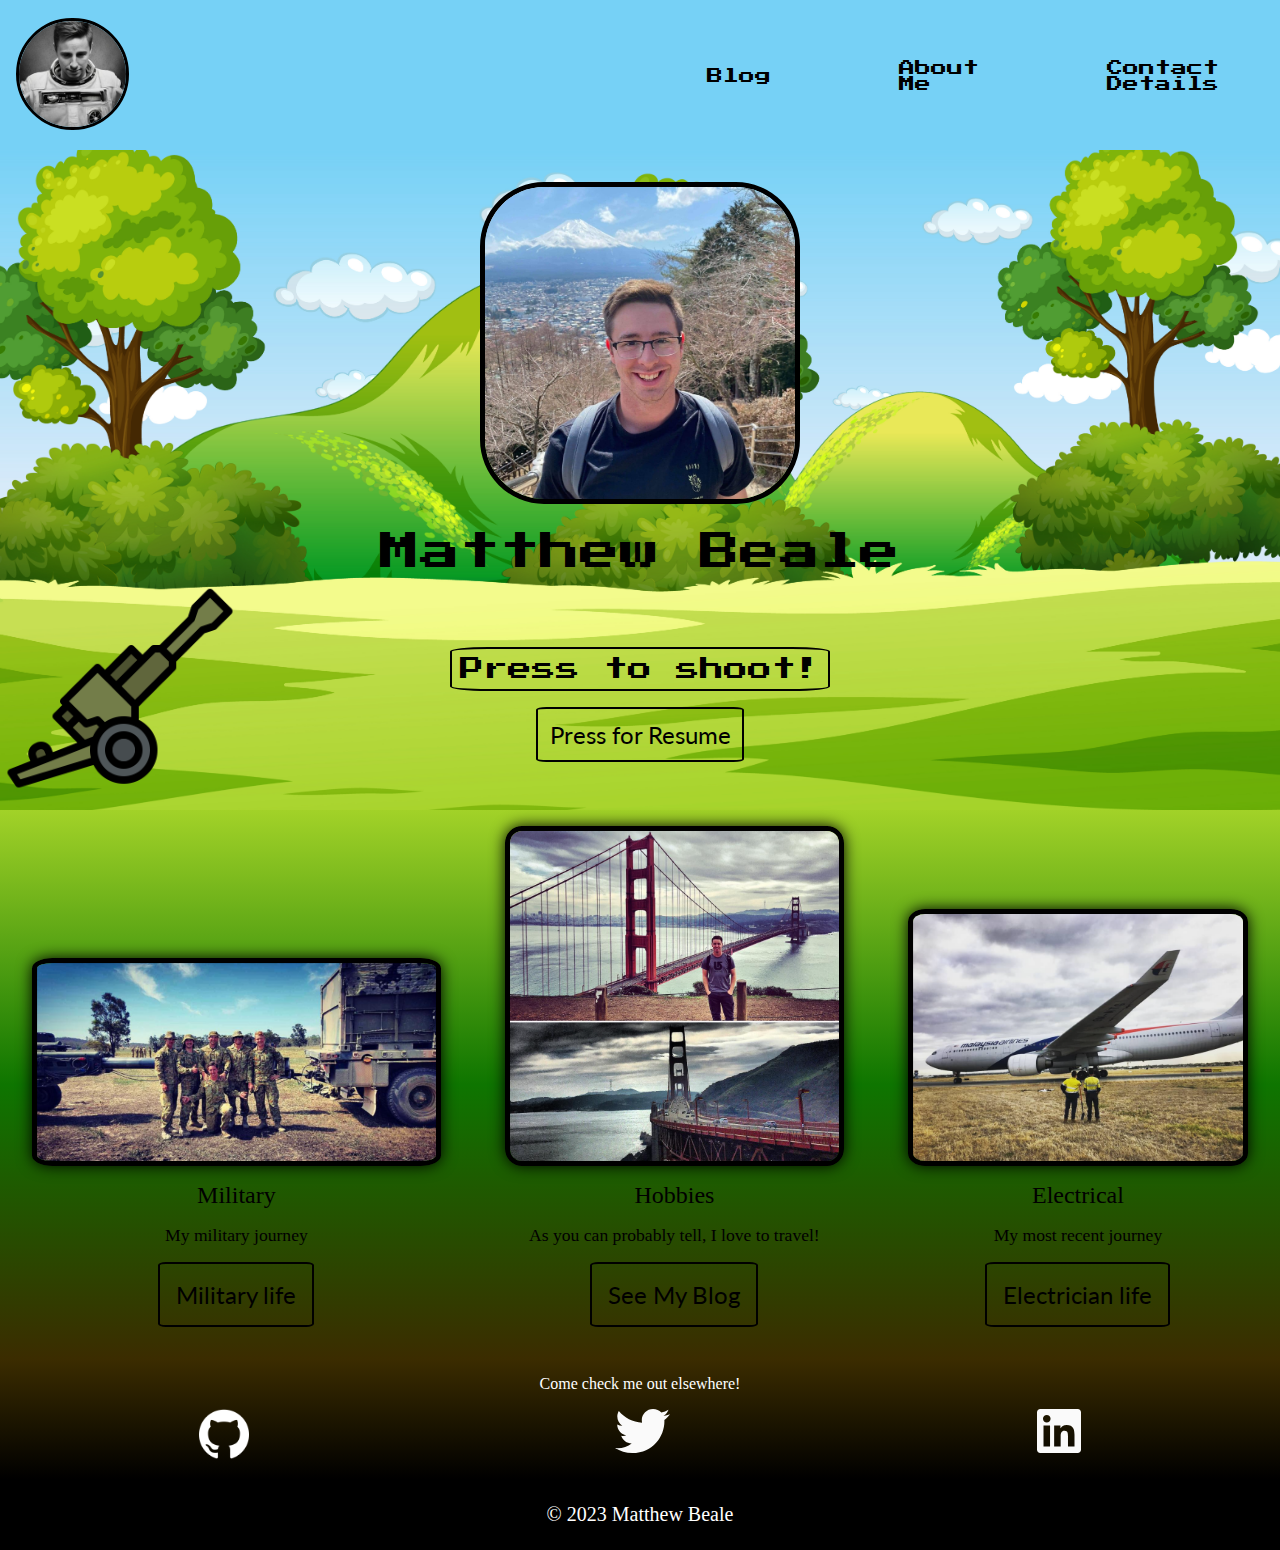
<file: src/index.html>
<!DOCTYPE html>
<html lang="en">
    <head>
        <meta charset="UTF-8" />
        <meta http-equiv="X-UA-Compatible" content="IE=edge" />
        <meta name="viewport" content="width=device-width, initial-scale=1.0" />
        <title>Matthew Beale</title>
        <link rel="stylesheet" href="style.css">
    </head>
    <body>
        <!-- Start Header area -->
        <header>
            <div id="headerdiv">
            <a href=index.html>
                <img id="brand" src="images/moon.jpg" alt="moon" />
            </a>
            </div>
            <!-- Main navigation -->
            <nav>
                <a href="blog.html">Blog</a>
                <a href="aboutme.html">About Me</a>
                <a href="contact.html">Contact Details</a>
            </nav>
        </header>
        <!-- Full bleed hero image -->
        <section id="hero">
            <div></div>
            <img id=me src="images/me.jpg" alt="me" />
            <h1>Matthew Beale</h1>
            <button id="shoot-btn">
                Press to shoot!
            </button>
            <a class="outline-button lilac" href="Resume.pdf" target="_blank">Press for Resume</a>
        </section>
        <section class="image-container">
            <img id="cannon" src="images/arty.png" alt="cannon" />
            <img id="round" src="images/round.png" alt="round" />
        </section>
        <!-- Main body content -->
        <main>
            <h2>Travel and Hobbies</h2>
            <article id="hobbies">
                <img src="images/travel1.png" alt="travel photo san fran" />
                <h3>Hobbies</h3>
                <p>As you can probably tell, I love to travel!</p>
                <a class="outline-button lilac" href="blog.html">See My Blog</a>
            </article>
            <article id="electrical">
                <img src="images/electrical1.png" alt="airport electrical work" />
                <h3>Electrical</h3>
                <p>My most recent journey</p>
                <a class= "outline-button lilac" href="aboutme.html#electricalsection">Electrician life</a>
            </article>
            <article id="army">
                <img src="images/army1.png" alt="army photo" />
                <h3>Military</h3>
                <p>My military journey</p>
                <a class="outline-button lilac" href="aboutme.html#militarysection">Military life</a>
            </article>
        </main>
        <!-- Full width section, above footer -->
        <section id="social-links">
            <p>Come check me out elsewhere!</p>
            <div>
                <a id="git" href="https://github.com/mttble" target="_blank"><img src="images/Git.png" alt="Git"/></a>
			    <a href="https://twitter.com/MatthewBeale12" target="_blank"><img src="images/twitter.svg" alt="Twitter" /></a>
			    <a href="https://www.linkedin.com/in/matthew-beale-5a5785241/" target="_blank"><img src="images/linkedin.svg" alt="LinkedIn" /></a>
            </div>
            
        </section>
        <!-- Footer -->
        <footer>
			<p>&copy; 2023 Matthew Beale</p>
		</footer>

        <script>
            var shootBtn = document.getElementById("shoot-btn");
            var ball = document.getElementById("round");
      
            shootBtn.addEventListener("click", function() {
              ball.style.animation = "shoot 2s forwards";
            });
      
            ball.addEventListener("animationend", function() {
              ball.style.animation = "none";
            });
          </script>





    </body>
</html>
</file>
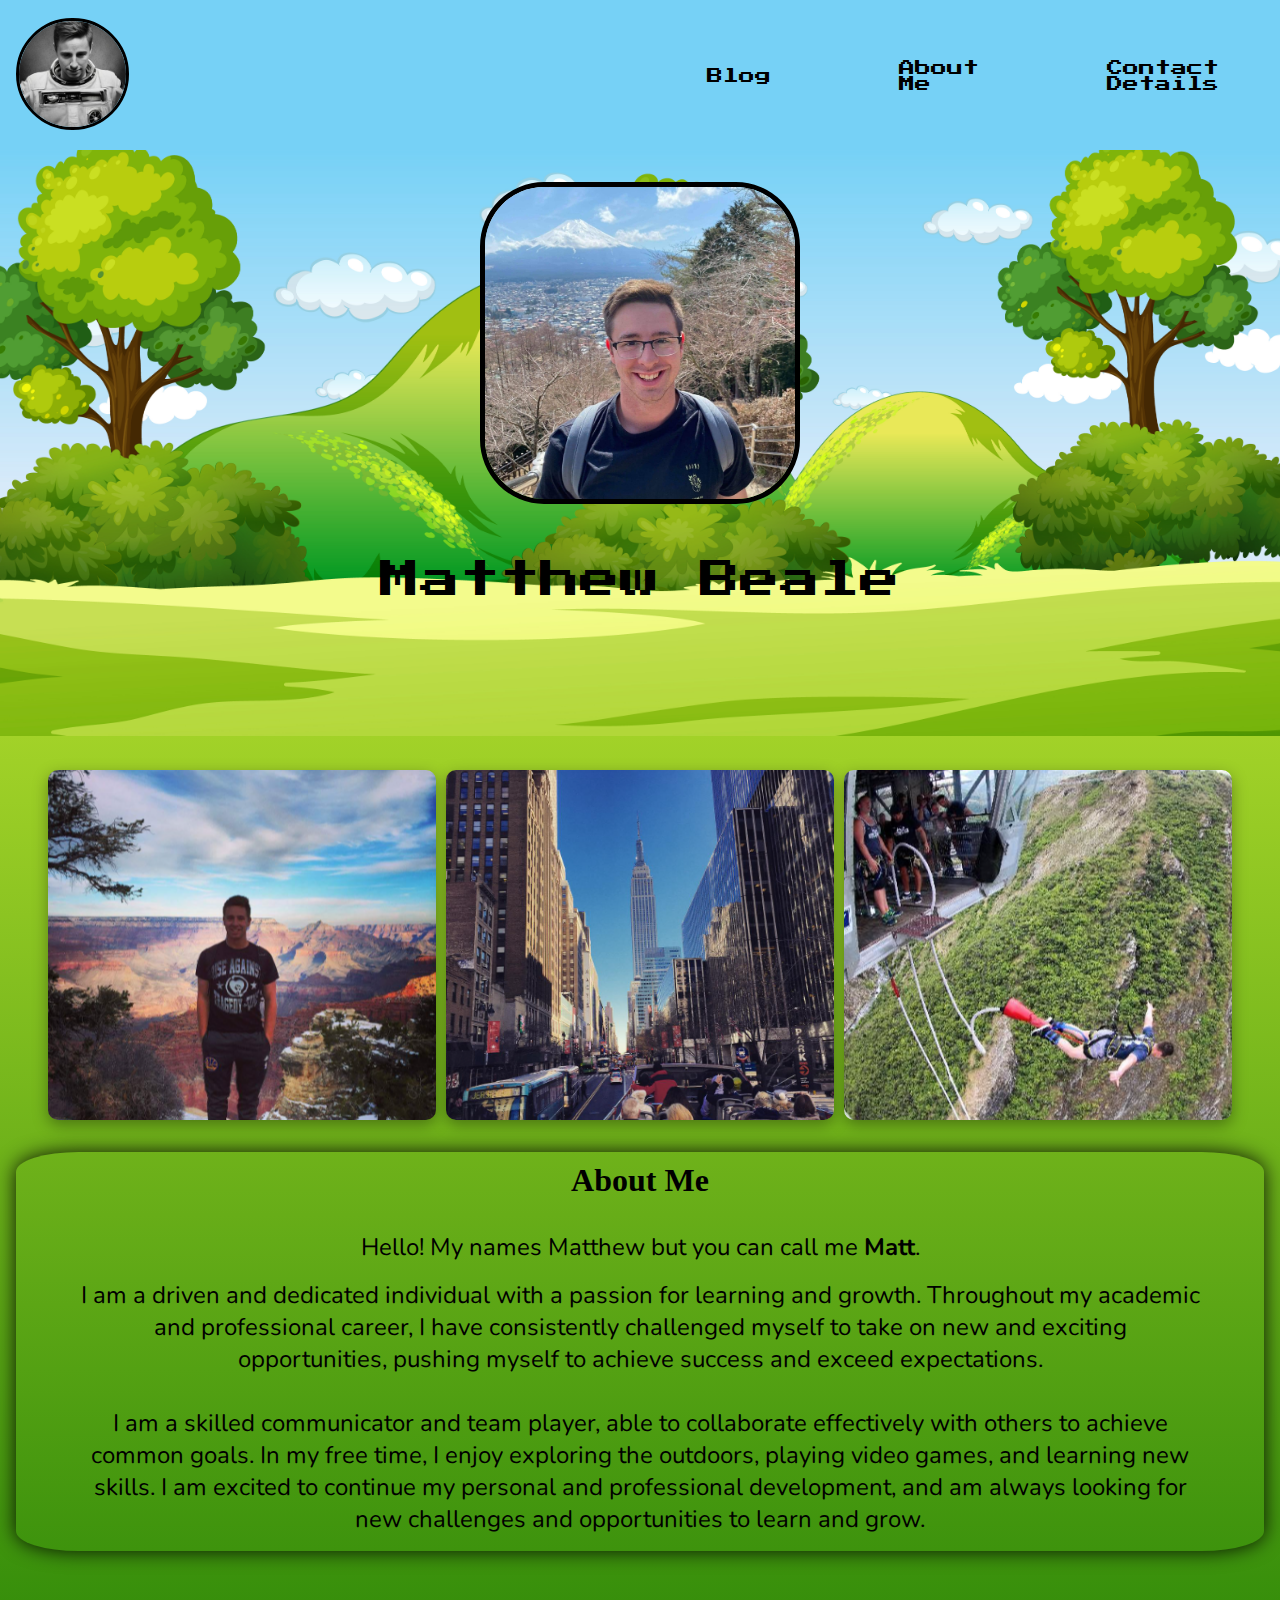
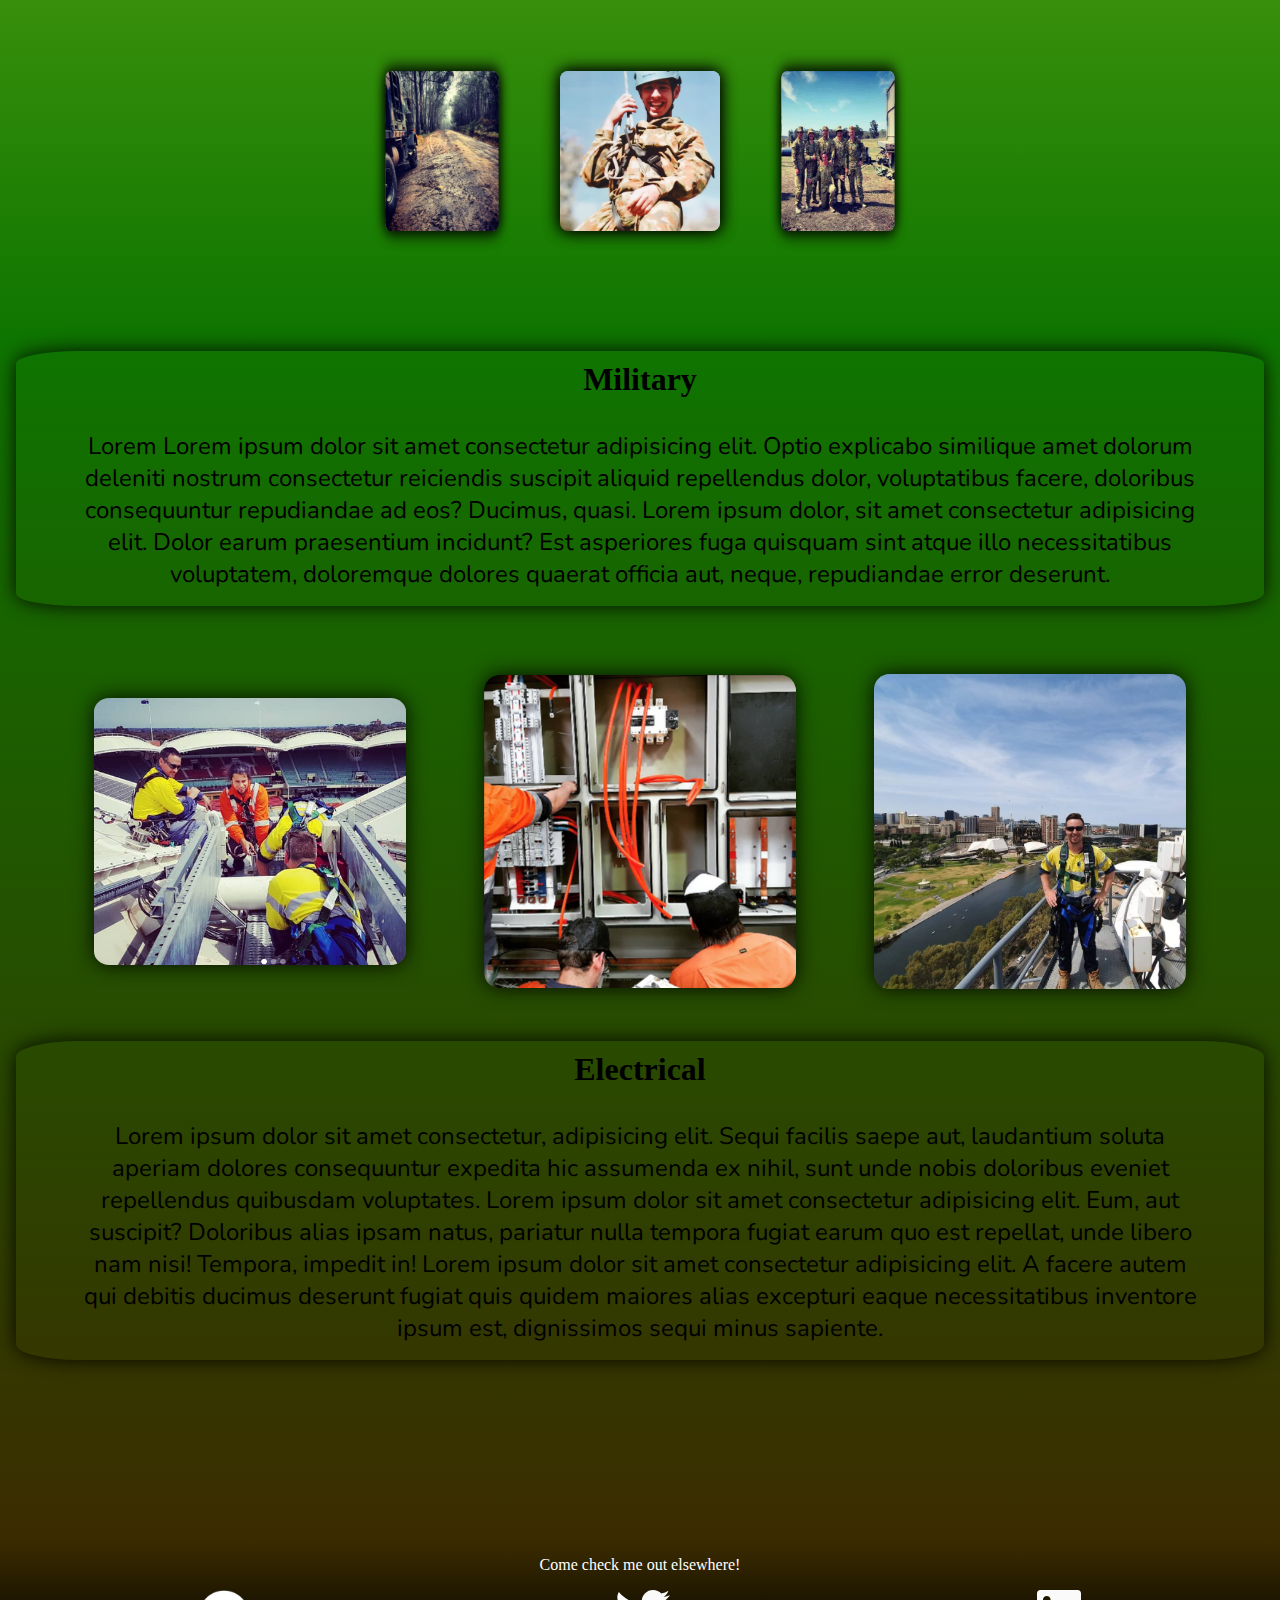
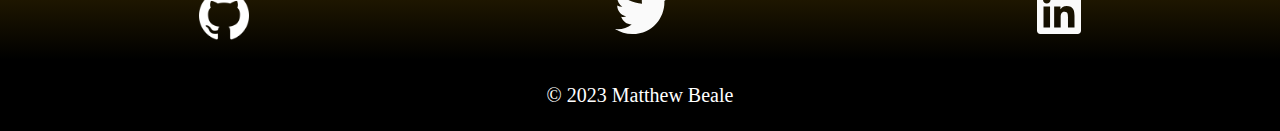
<file: src/aboutme.html>
<!DOCTYPE html>
<html lang="en">
    <head>
        <meta charset="UTF-8" />
        <meta http-equiv="X-UA-Compatible" content="IE=edge" />
        <meta name="viewport" content="width=device-width, initial-scale=1.0" />
        <title>Matthew Beale</title>
        <link rel="stylesheet" href="styleaboutme.css">
        <link rel="stylesheet" href="https://cdnjs.cloudflare.com/ajax/libs/font-awesome/6.4.0/css/all.min.css" integrity="sha512-iecdLmaskl7CVkqkXNQ/ZH/XLlvWZOJyj7Yy7tcenmpD1ypASozpmT/E0iPtmFIB46ZmdtAc9eNBvH0H/ZpiBw==" crossorigin="anonymous" referrerpolicy="no-referrer" />
    </head>
    <body>
        <!-- Start Header area -->
        <header>
            <div id="headerdiv">
            <a id=headera href=index.html>
                <img id="brand" src="images/moon.jpg" alt="moon" />
            </a>
            </div>
            <!-- Main navigation -->
            <nav>
                <a href="blog.html">Blog</a>
                <a href="aboutme.html">About Me</a>
                <a href="contact.html">Contact Details</a>
            </nav>
        </header>
        <!-- Full bleed hero image -->
        <section id="hero">
            <img id ="me" src="images/me.jpg" alt="me" />
            <h1>Matthew Beale</h1>
        </section>
        <main>
            <section class="aboutme">
                <div class="container1">
                    <div class="img1">
                        <div class="one">
                            <h1>Grand Canyon - Jan, 2016</h1>
                        </div>
                    </div>

                    <div class="img2">
                        <div class="two">
                            <h1>New York City - Dec, 2015</h1>
                        </div>
                    </div>

                    <div class="img3">
                        <div class="three">
                            <h1>Nevis Bungy-Queenstown, NZ</h1>
                        </div>
                    </div>
                </div>
            </section>
            <section class="container2">
                <h3>About Me</h3>
                <p>Hello! My names Matthew but you can call me <strong>Matt</strong>. </p>
                <p id="spacer">I am a driven and dedicated individual with a passion for learning and growth. Throughout my academic and professional career, I have consistently challenged myself to take on new and exciting opportunities, pushing myself to achieve success and exceed expectations.<br><br> I am a skilled communicator and team player, able to collaborate effectively with others to achieve common goals. In my free time, I enjoy exploring the outdoors, playing video games, and learning new skills. I am excited to continue my personal and professional development, and am always looking for new challenges and opportunities to learn and grow.
                </p>
            </section>
            <archive>
                 <section id="militarysection">
                <div class="slider">
                    <span style="--i:1;"><img src="images/army1.png" alt="army photo"></span>
                    <span style="--i:2;"><img src="images/army2.png" alt="army photo"></span>
                    <span style="--i:3;"><img src="images/army3.png" alt="army photo"></span>
                    <span style="--i:4;"><img src="images/army4.png" alt="army photo"></span>
                    <span style="--i:5;"><img src="images/army5.png" alt="army photo"></span>
                    <span style="--i:6;"><img src="images/army6.png" alt="army photo"></span>
                    <span style="--i:7;"><img src="images/army7.png" alt="army photo"></span>
                    <span style="--i:8;"><img src="images/army8.jpg" alt="army photo"></span>
                  </div>
            </section>
            </archive>
            <section class="container3">
                <h3 id="military">Military</h3>
                <p>Lorem Lorem ipsum dolor sit amet consectetur adipisicing elit. Optio explicabo similique amet dolorum deleniti nostrum consectetur reiciendis suscipit aliquid repellendus dolor, voluptatibus facere, doloribus consequuntur repudiandae ad eos? Ducimus, quasi.  Lorem ipsum dolor, sit amet consectetur adipisicing elit. Dolor earum praesentium incidunt? Est asperiores fuga quisquam sint atque illo necessitatibus voluptatem, doloremque dolores quaerat officia aut, neque, repudiandae error deserunt.</p>
            </section>

            <section id="electricalsection">
                <div>
                    <img class="electrical" src="images/electrical2.png"l2.png alt="Electrical photo" />
                    <img class="electrical" src="images/electrical3.png"l3.png alt="Electrical photo" />
                    <img class="electrical" src="images/electrical4.png"l4.png alt="Electrical photo" />
                </div>
            </section>
            <section class="container4">
                <h3>Electrical</h3>
                <p>Lorem ipsum dolor sit amet consectetur, adipisicing elit. Sequi facilis saepe aut, laudantium soluta aperiam dolores consequuntur expedita hic assumenda ex nihil, sunt unde nobis doloribus eveniet repellendus quibusdam voluptates. Lorem ipsum dolor sit amet consectetur adipisicing elit. Eum, aut suscipit? Doloribus alias ipsam natus, pariatur nulla tempora fugiat earum quo est repellat, unde libero nam nisi! Tempora, impedit in!  Lorem ipsum dolor sit amet consectetur adipisicing elit. A facere autem qui debitis ducimus deserunt fugiat quis quidem maiores alias excepturi eaque necessitatibus inventore ipsum est, dignissimos sequi minus sapiente.</p>
            </section>

        </main>
        <!-- Full width section, above footer -->
        <section id="social-links">
            <p>Come check me out elsewhere!</p>
            <div>
                <a id="git" href="https://github.com/mttble" target="_blank"><img src="images/Git.png" alt="Git"/></a>
			    <a href="https://twitter.com/MatthewBeale12" target="_blank"><img src="images/twitter.svg" alt="Twitter" /></a>
			    <a href="https://www.linkedin.com/in/matthew-beale-5a5785241/" target="_blank"><img src="images/linkedin.svg" alt="LinkedIn" /></a>
            </div>
            
        </section>
        <!-- Footer -->
        <footer>
			<p>&copy; 2023 Matthew Beale</p>
		</footer>


    </body>
    </html>
</file>
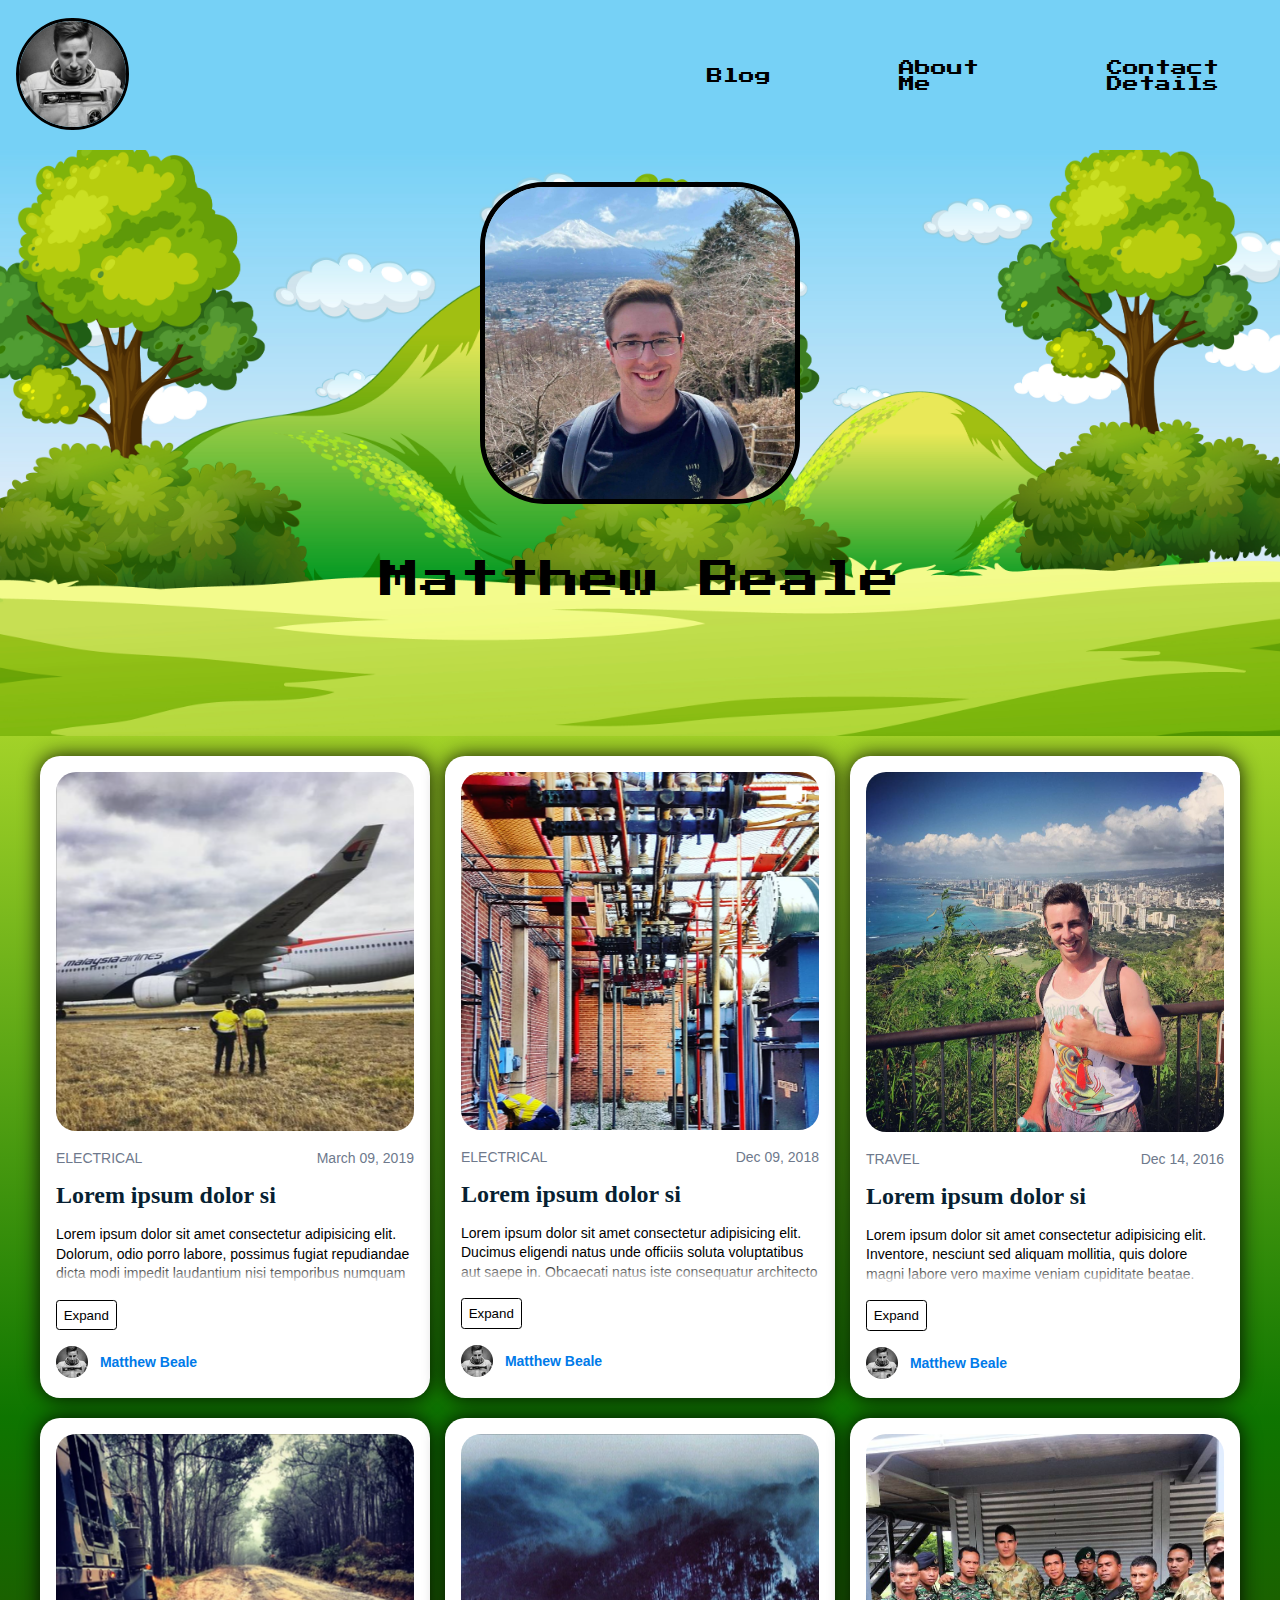
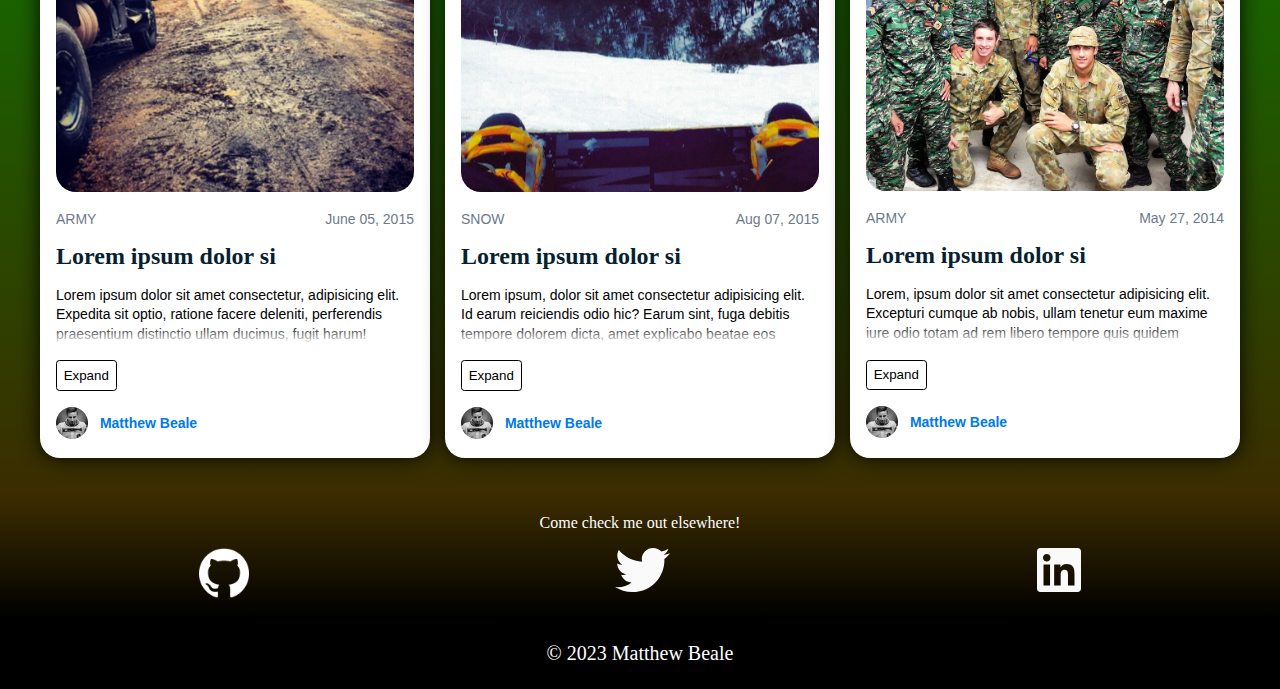
<file: src/blog.html>
<!DOCTYPE html>
<html lang="en">
    <head>
        <meta charset="UTF-8" />
        <meta http-equiv="X-UA-Compatible" content="IE=edge" />
        <meta name="viewport" content="width=device-width, initial-scale=1.0" />
        <title>Matthew Beale</title>
        <link rel="stylesheet" href="styleblog.css">
        <link rel="stylesheet" href="https://cdnjs.cloudflare.com/ajax/libs/font-awesome/6.4.0/css/all.min.css" integrity="sha512-iecdLmaskl7CVkqkXNQ/ZH/XLlvWZOJyj7Yy7tcenmpD1ypASozpmT/E0iPtmFIB46ZmdtAc9eNBvH0H/ZpiBw==" crossorigin="anonymous" referrerpolicy="no-referrer" />
    </head>
    <body>
        <!-- Start Header area -->
        <header>
            <div id="headerdiv">
            <a id=headera href=index.html>
                <img id="brand" src="images/moon.jpg" alt="moon" />
            </a>
            </div>
            <!-- Main navigation -->
            <nav>
                <a href="blog.html">Blog</a>
                <a href="aboutme.html">About Me</a>
                <a href="contact.html">Contact Details</a>
            </nav>
        </header>
        <!-- Full bleed hero image -->
        <section id="hero">
            <div></div>
            <img id="me" src="images/me.jpg" alt="me" />
            <h1>Matthew Beale</h1>
        </section>
        <main>
            <div class="box-cards-blog -grid">
                <div class="card">
                    <div class="card-image">
                        <a><img src="images/electrical11.png" alt="electrical on airport runway"></a>
                    </div>
                    <div class="card-meta">
                        <div class="card-top">
                            <a class="cat">Electrical</a>
                            <span class="date">March 09, 2019</span>
                        </div>
                        <h2 class="card-title"><a>Lorem ipsum dolor si</a></h2>
                        <p class="card-desc">
                            Lorem ipsum dolor sit amet consectetur adipisicing elit. Dolorum, odio porro labore, possimus fugiat repudiandae dicta modi impedit laudantium nisi temporibus numquam voluptas placeat cupiditate et eligendi hic beatae. Hic! Lorem, ipsum dolor sit amet consectetur adipisicing elit. Nihil eveniet quas minus accusantium nemo adipisci illo quam tenetur rem. Vel omnis aliquid alias pariatur aperiam quas quaerat tenetur vitae odio. Lorem ipsum dolor sit amet consectetur, adipisicing elit. Architecto eligendi minus mollitia ab animi, quis temporibus explicabo, obcaecati fugiat labore expedita consectetur optio iusto quisquam, nesciunt recusandae cum iure voluptates? Lorem, ipsum dolor sit amet consectetur adipisicing elit. Autem, ipsa earum. Unde consectetur laboriosam saepe voluptates omnis ducimus eaque nesciunt enim distinctio illo quia, incidunt debitis nulla soluta fugiat exercitationem! Lorem ipsum dolor sit amet consectetur adipisicing elit. Eius assumenda veritatis quaerat aliquid odio ex quisquam accusantium dolores odit dolore, vitae impedit voluptas et explicabo officia culpa natus quasi quos. lo
                        </p>
                        <input class="expand-btn" type="checkbox">
                        <div class="card-bottom">
                            <div class="user">
                                <div class="avatar">
                                    <img src="images/moon.jpg" alt="moon">
                                </div>
                                <span class="username">Matthew Beale</span>
                            </div>
                        </div>
        
                    </div>
                </div>
                <div class="card">
                    <div class="card-image">
                        <a><img src="images/electrical12.png" alt="hv switchyard"></a>
                    </div>
                    <div class="card-meta">
                        <div class="card-top">
                            <a class="cat">Electrical</a>
                            <span class="date">Dec 09, 2018</span>
                        </div>
                        <h2 class="card-title"><a>Lorem ipsum dolor si</a></h2>
                        <p class="card-desc">
                            Lorem ipsum dolor sit amet consectetur adipisicing elit. Ducimus eligendi natus unde officiis soluta voluptatibus aut saepe in. Obcaecati natus iste consequatur architecto neque officiis quam esse qui debitis quasi. Lorem ipsum dolor sit amet consectetur adipisicing elit. Rem soluta ratione consequuntur reprehenderit, eaque ut voluptates dolor nisi cupiditate, dolore cumque culpa beatae veniam provident quisquam modi ullam facilis vero? Lorem ipsum dolor sit amet consectetur adipisicing elit. Eius assumenda veritatis quaerat aliquid odio ex quisquam accusantium dolores odit dolore, vitae impedit voluptas et explicabo officia culpa natus quasi quos.
                        </p>
                        <input class="expand-btn" type="checkbox">
                        <div class="card-bottom">
                            <div class="user">
                                <div class="avatar">
                                    <img src="images/moon.jpg" alt="moon">
                                </div>
                                <span class="username">Matthew Beale</span>
                            </div>
                        </div>
        
                    </div>
                </div>
                <div class="card">
                    <div class="card-image">
                        <a><img src="images/travel2.png" alt="Hawaii cradel mountain"></a>
                    </div>
                    <div class="card-meta">
                        <div class="card-top">
                            <a class="cat">TRAVEL</a>
                            <span class="date">Dec 14, 2016</span>
                        </div>
                        <h2 class="card-title"><a>Lorem ipsum dolor si</a></h2>
                        <p class="card-desc">
                           Lorem ipsum dolor sit amet consectetur adipisicing elit. Inventore, nesciunt sed aliquam mollitia, quis dolore magni labore vero maxime veniam cupiditate beatae. Nam quas cumque, rem laboriosam unde a optio. Lorem ipsum dolor sit amet consectetur adipisicing elit. Eius assumenda veritatis quaerat aliquid odio ex quisquam accusantium dolores odit dolore, vitae impedit voluptas et explicabo officia culpa natus quasi quos.
                        </p>
                        <input class="expand-btn" type="checkbox">
                        <div class="card-bottom">
                            <div class="user">
                                <div class="avatar">
                                    <img src="images/moon.jpg" alt="moon">
                                </div>
                                <span class="username">Matthew Beale</span>
                            </div>
                        </div>
        
                    </div>
                </div>
                <div class="card">
                    <div class="card-image">
                        <a><img src="images/army7.png" alt="Mack truck on dirt road"></a>
                    </div>
                    <div class="card-meta">
                        <div class="card-top">
                            <a class="cat">ARMY</a>
                            <span class="date">June 05, 2015</span>
                        </div>
                        <h2 class="card-title"><a>Lorem ipsum dolor si</a></h2>
                        <p class="card-desc">
                           Lorem ipsum dolor sit amet consectetur, adipisicing elit. Expedita sit optio, ratione facere deleniti, perferendis praesentium distinctio ullam ducimus, fugit harum! Tenetur ducimus pariatur dicta at iste fugiat inventore expedita. Lorem ipsum, dolor sit amet consectetur adipisicing elit. Deleniti molestiae consequatur neque velit reprehenderit praesentium et inventore qui mollitia blanditiis labore adipisci, optio perferendis, asperiores iste possimus nemo facilis excepturi. Lorem ipsum dolor sit amet consectetur adipisicing elit. Eius assumenda veritatis quaerat aliquid odio ex quisquam accusantium dolores odit dolore, vitae impedit voluptas et explicabo officia culpa natus quasi quos.
                        </p>
                        <input class="expand-btn" type="checkbox">
                        <div class="card-bottom">
                            <div class="user">
                                <div class="avatar">
                                    <img src="images/moon.jpg" alt="moon">
                                </div>
                                <span class="username">Matthew Beale</span>
                            </div>
                        </div>
        
                    </div>
                </div>
                <div class="card">
                    <div class="card-image">
                        <a><img src="images/snow1.png" alt="snowboarding"></a>
                    </div>
                    <div class="card-meta">
                        <div class="card-top">
                            <a class="cat">Snow</a>
                            <span class="date">Aug 07, 2015</span>
                        </div>
                        <h2 class="card-title"><a>Lorem ipsum dolor si</a></h2>
                        <p class="card-desc">
                            Lorem ipsum, dolor sit amet consectetur adipisicing elit. Id earum reiciendis odio hic? Earum sint, fuga debitis tempore dolorem dicta, amet explicabo beatae eos exercitationem iste optio officia enim laboriosam! Lorem ipsum dolor sit amet consectetur adipisicing elit. Eius assumenda veritatis quaerat aliquid odio ex quisquam accusantium dolores odit dolore, vitae impedit voluptas et explicabo officia culpa natus quasi quos.
                        </p>
                        <input class="expand-btn" type="checkbox">
                        <div class="card-bottom">
                            <div class="user">
                                <div class="avatar">
                                    <img src="images/moon.jpg" alt="moon">
                                </div>
                                <span class="username">Matthew Beale</span>
                            </div>
                        </div>
        
                    </div>
                </div>
                <div class="card">
                    <div class="card-image">
                        <a><img src="images/army3.png" alt="Indonesian Army"></a>
                    </div>
                    <div class="card-meta">
                        <div class="card-top">
                            <a class="cat">ARMY</a>
                            <span class="date">May 27, 2014</span>
                        </div>
                        <h2 class="card-title"><a>Lorem ipsum dolor si</a></h2>
                        <p class="card-desc">
                          Lorem, ipsum dolor sit amet consectetur adipisicing elit. Excepturi cumque ab nobis, ullam tenetur eum maxime iure odio totam ad rem libero tempore quis quidem voluptate quae saepe dolorum obcaecati. Lorem ipsum dolor sit, amet consectetur adipisicing elit. Natus, nisi possimus sequi ipsa nam sapiente optio ratione voluptatem veritatis perferendis totam. Tempore officia similique, commodi ea inventore iusto tempora atque. Lorem ipsum dolor sit amet consectetur adipisicing elit. Deleniti quaerat ut, ipsam necessitatibus, sunt, quasi quos esse modi fugiat odio id ratione! Facilis numquam dolores amet ab nisi? Minima, accusantium? Lorem ipsum dolor sit amet consectetur, adipisicing elit. Perspiciatis, necessitatibus harum. Fuga ad corporis provident maxime ea eos recusandae, similique officia, reiciendis magni, odit repudiandae dicta debitis rem nostrum modi. Lorem ipsum dolor sit amet consectetur adipisicing elit. Eius assumenda veritatis quaerat aliquid odio ex quisquam accusantium dolores odit dolore, vitae impedit voluptas et explicabo officia culpa natus quasi quos.
                        </p>
                        <input class="expand-btn" type="checkbox">
                        <div class="card-bottom">
                            <div class="user">
                                <div class="avatar">
                                    <img src="images/moon.jpg" alt="moon">
                                </div>
                                <span class="username">Matthew Beale</span>
                            </div>
                        </div>
        
                    </div>
                </div>
               
            </div>

        </main>
        <!-- Full width section, above footer -->
        <section id="social-links">
            <p>Come check me out elsewhere!</p>
            <div>
                <a id="git" href="https://github.com/mttble" target="_blank"><img src="images/Git.png" alt="Git"/></a>
			    <a href="https://twitter.com/MatthewBeale12" target="_blank"><img src="images/twitter.svg" alt="Twitter" /></a>
			    <a href="https://www.linkedin.com/in/matthew-beale-5a5785241/" target="_blank"><img src="images/linkedin.svg" alt="LinkedIn" /></a>
            </div>
            
        </section>
        <!-- Footer -->
        <footer>
			<p>&copy; 2023 Matthew Beale</p>
		</footer>


    </body>
    </html>
</file>
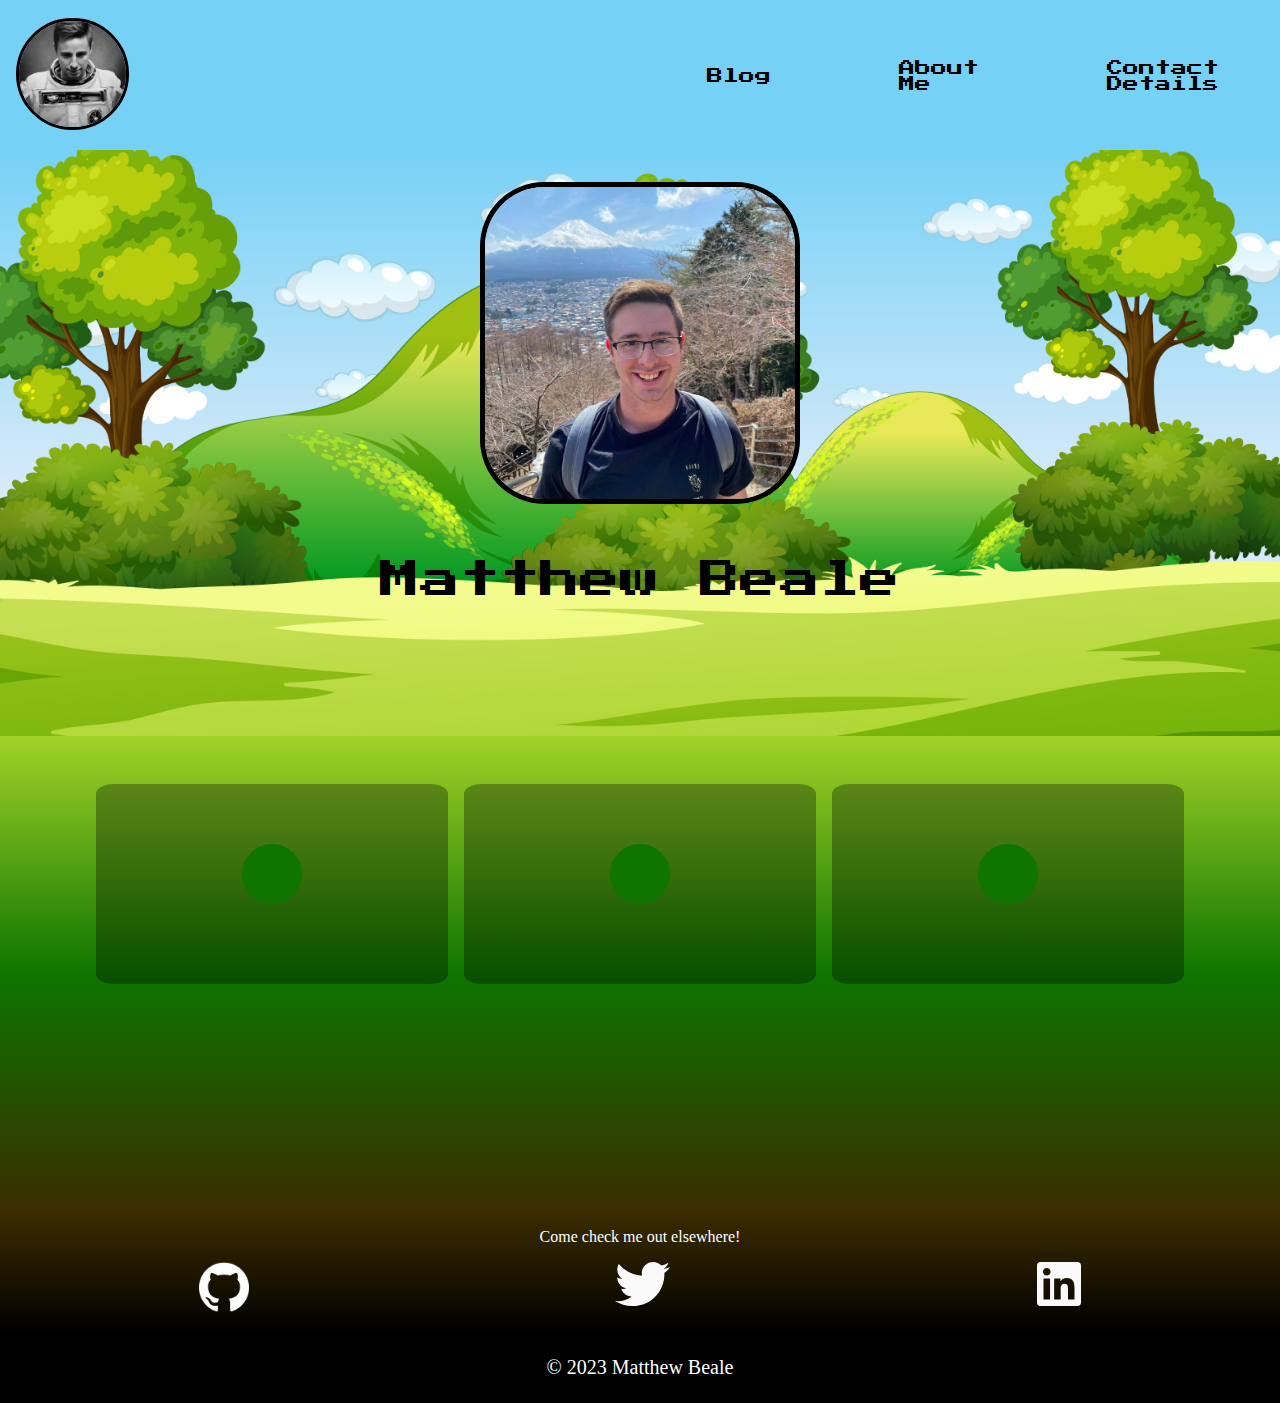
<file: src/contact.html>
<!DOCTYPE html>
<html lang="en">
    <head>
        <meta charset="UTF-8" />
        <meta http-equiv="X-UA-Compatible" content="IE=edge" />
        <meta name="viewport" content="width=device-width, initial-scale=1.0" />
        <title>Matthew Beale</title>
        <link rel="stylesheet" href="stylecontact.css">
        <link rel="stylesheet" href="https://cdnjs.cloudflare.com/ajax/libs/font-awesome/6.4.0/css/all.min.css" integrity="sha512-iecdLmaskl7CVkqkXNQ/ZH/XLlvWZOJyj7Yy7tcenmpD1ypASozpmT/E0iPtmFIB46ZmdtAc9eNBvH0H/ZpiBw==" crossorigin="anonymous" referrerpolicy="no-referrer" />
    </head>
    <body>
        <!-- Start Header area -->
        <header>
            <div id="headerdiv">
            <a id=headera href=index.html>
                <img id="brand" src="images/moon.jpg" alt="moon" />
            </a>
            </div>
            <!-- Main navigation -->
            <nav>
                <a href="blog.html">Blog</a>
                <a href="aboutme.html">About Me</a>
                <a href="contact.html">Contact Details</a>
            </nav>
        </header>
        <!-- Full bleed hero image -->
        <section id="hero">
            <div></div>
            <img id="me" src="images/me.jpg" alt="me" />
            <h1>Matthew Beale</h1>
        </section>
        <main>
            <div class="contact-info">
                
                <div class="card">
                    <i class="card-icon far fa-envelope"></i>
                    <p>email@domain.com</p>
                </div>

                <div class="card">
                    <i class="card-icon fas fa-phone"></i>
                    <p>+000000000</p>
                </div>

                <div class="card">
                    <i class="card-icon fas fa-map-marker-alt"></i>
                    <p>Adelaide, Australia</p>
                </div>

        </main>
        <!-- Full width section, above footer -->
        <section id="social-links">
            <p>Come check me out elsewhere!</p>
            <div>
                <a id="git" href="https://github.com/mttble" target="_blank"><img src="images/Git.png" alt="Git"/></a>
			    <a href="https://twitter.com/MatthewBeale12" target="_blank"><img src="images/twitter.svg" alt="Twitter" /></a>
			    <a href="https://www.linkedin.com/in/matthew-beale-5a5785241/" target="_blank"><img src="images/linkedin.svg" alt="LinkedIn" /></a>
            </div>
            
        </section>
        <!-- Footer -->
        <footer>
			<p>&copy; 2023 Matthew Beale</p>
		</footer>


    </body>
    </html>
</file>
<file: src/style.css>
@import url(http://fonts.googleapis.com/css?family=Lato|Bree+Serif);
@import url('https://fonts.googleapis.com/css2?family=Press+Start+2P&display=swap');
@keyframes shoot {
    from {
      transform: translateX(4.1rem)translateY(-7.9rem)rotate(-45deg);
    }
    to {
      transform: translateX(2000%)translateY(-2000%)rotate(-45deg);
    }
  }

  
  @media only screen and (min-width: 900px) {
    .image-container {
        position: relative;
        width:50rem;
      }
    
      @keyframes shoot {
        from {
          transform: translateX(4.1rem)translateY(-8.4rem)rotate(-45deg);
        }
        to {
          transform: translateX(6000%)translateY(-6000%)rotate(-45deg);
        }
    }
  }
  @media only screen and (min-width: 1000px) {
    .image-container {
        position: relative;
        width:50rem;
      }
    
      @keyframes shoot {
        from {
          transform: translateX(4.1rem)translateY(-6.4rem)rotate(-45deg);
        }
        to {
          transform: translateX(6000%)translateY(-6000%)rotate(-45deg);
        }
    }
  }

  button {
    margin-top: 0;
    background-color: transparent;
    padding: 0.5rem;
    border: solid black 2px;
    border-radius: 10%;
    font-size: 0.8rem;
    cursor: pointer;
    font-family: 'Press Start 2P', cursive;    
  }

* {
    box-sizing: border-box;
    margin: 0;
    padding: 0;
}

body {
    display: flex;
    flex-direction: column;
}

.outline-button{
    text-decoration: none;
    font-family:lato, Arial, Helvetica, sans-serif;
    font-size: 1.5rem;
    padding: 0.5rem 1.25rem;
    border: 1px solid white;
}

.lilac{
    border: 2px solid black;
    border-radius: 5%;
    color:black;
    text-decoration: none;
    padding: 1rem;
    margin: 1rem;
}
/* header component */

header{
    display: flex;
    background-color: #76d1f6;
    flex-direction: column;
    align-items: center;
    padding: 1rem 0 1.5rem;
}

#headerdiv{
    position: relative;
    text-align: center;
}

#brand {
    position: relative;
    text-align: center;
    width: 20%;
    border-radius: 50%;
    margin-bottom: 1rem;
    border: 3px solid black;
}

nav {
    display:flex;
    background-color: #76d1f6;
    justify-content: space-around;
    width:100%;
}

nav a {
    font-family: 'Press Start 2P', cursive;    text-decoration: none;
    font-size: 0.7rem;
    color:black;
}

/* hero component */

#hero {
    display:flex;
    flex-direction: column;
    background:black url(images/header.jpg) 33% no-repeat;
    background-size: cover;
    align-items: center;
    padding: 2rem 0;
}

#hero h1, #hero a {
    color: black;
    padding: 0.7rem;
}

#hero h1 {
    font-family: 'Press Start 2P', cursive;    
    font-size: 1.5rem;
    font-weight: normal;
    align-items: center;
    margin-bottom: 4rem;
    margin-top: 1rem;
    z-index: 3;
}


#hero img{
    width: 50%;
    border-radius:20%;
    border: black solid 5px;
}
#me{
    animation: bounce 3s infinite;
}

@keyframes bounce {
  0% {
    transform: translate(0px, 0px);
  }
  50% {
    transform: translate(0px, -10px);
  }
  100% {
    transform: translate(0px, 0px);
}
}


#cannon {
    display: flex;
    position: absolute;
    width: 30%;
    display: flex;
    transform:translateY(-120%);
    z-index:2;
}


#round {
    display: flex;
    position: absolute;
  width: 2.5rem;
  height:2.5rem;
  transform: translateX(4.1rem) translateY(-7.6rem)rotate(-45deg);
  transition: transform 2s ease-in-out;
  z-index: 1;
  }

/* Main Content */

main {
    display:flex;
    flex-direction: column;
    align-items: center;
    font-family:'bree-serif','Times New Roman', times, serif;
    /* background-color: #a2d228; */
    background: linear-gradient(to bottom, #a2d228, rgb(14, 117, 0), rgb(59, 44, 0));
}

main h2 {
    margin: 1rem 0 0;
}

main article{
    display: flex;
    flex-direction: column;
    align-items: center;
    padding: 1rem 2rem;
}

main article img{
    width: 100%;
    border-radius: 5%;
    border:5px solid black;
}

main article h3{
    margin: 1rem 0;
    font-weight: normal;
    font-size: 1.5rem;
}

main article p{
    font-size:1.1rem;
}

main img {
    box-shadow: 0px 0px 15px rgba(0, 0, 0, 20);
    transition: transform 0.2s ease-in-out;
}

main img:hover {
    transform: scale(1.05);
}


/* Social links component */
#social-links {
    background: linear-gradient(to bottom, rgb(59, 44, 0), black);
    display:flex;
    flex-direction: column;
    align-items: center;
    font-family:'bree-serif','Times New Roman', times, serif;
    padding: 1rem;
}

#social-links p{
    font-family:'bree-serif','Times New Roman', times, serif;
    color: white;
    font-size: 1rem;
    margin-bottom: 1rem;
}
#social-links > div{
    width: 100%;
    display:flex;
    justify-content: space-around;
}
#git img{
    max-width: 50px; 
    max-height: 50px
}


/* Footer component */
footer {
    text-align: center;
    padding: 1.5rem;
    background: black;
}

footer p{
    font-family:'bree-serif','Times New Roman', times, serif;
    font-size: 1.25rem;
    color: white;
}

@media only screen and (min-width: 1000px) {
    
    /* Desktop Nav */
    
    header{
        flex-direction: row;
        align-items: center;
        justify-content: space-around;
        background-color: #76d1f6;
        padding: 0.2vh 1.5rem 0vh 1rem;
    }
    
    #headerdiv{
        position: relative;
        text-align: start;
        margin-top: 1rem;
    }
    
    nav {
        display:flex;
        background-color: #76d1f6;
        justify-content: space-around;
        width:100%;
        justify-content: flex-end;
        align-items: center;
    }
    
    nav a {
        font-family: 'Press Start 2P', cursive;    
        text-decoration: none;
        font-size: 1rem;
        margin-left: 8rem;
        color:black;
    }
    
    
    /* Desktop Hero */
    
    #hero {
        display:flex;
        flex-direction: column;
        background:black url(images/header.jpg) 100% no-repeat;
        background-position: top;
        background-size: cover;
        align-items: center;
        padding: 2rem 0;
    }
    #hero img{
        width: 25%;
        border-radius:20%;
        border: black solid 5px;
    }
    button {
        margin-top: 0;
        background-color: transparent;
        padding: 0.5rem;
        border: solid black 2px;
        border-radius: 10%;
        font-size: 1.5rem;
        cursor: pointer;
        font-family: 'Press Start 2P', cursive;    
      }
      #hero h1 {
        font-family: 'Press Start 2P', cursive;    
        font-size: 2.5rem;
        font-weight: normal;
        align-items: center;
        margin-bottom: 4rem;
        margin-top: 1rem;
        z-index:3;
    }

    #cannon {
        display: flex;
        position: absolute;
        width: 30%;
        display: flex;
        transform:translateY(-100%);
        z-index:2;
    }
    
    
    #round {
        display: flex;
        position: absolute;
      width: 2.5rem;
      height:2.5rem;
      transform: translateX(4.1rem) translateY(-7.6rem)rotate(-45deg);
      transition: transform 2s ease-in-out;
      z-index: 1;
      }
    
    /* Desktop Main */
    main {
        display: flex;
  flex-wrap: nowrap; 
  flex-direction: row;
  font-family:'bree-serif','Times New Roman', times, serif;
  background: linear-gradient(to bottom, #a2d228, rgb(14, 117, 0), rgb(59, 44, 0));
  justify-content: space-between; 
  align-items: flex-end;
    }
    
    main h2 {
        display: none;
    }
    
    main article{
        padding: 1rem 2rem;
    }
    
    main article img{
        width: 100%;
        border-radius: 5%;
        border:5px solid black;
    }
    
    main article h3{
        margin: 1rem 0;
        font-weight: normal;
        font-size: 1.5rem;
    }
    
    main article p{
        font-size:1.1rem;
    }
    main article h3 p {
        width: calc(100% / 3);
  height: auto;
    }
    #hobbies {
        order: 2;
    }
    #army {
        order: 1;
    }
    #electrical {
        order: 3;
    }
}
</file>
<file: src/styleaboutme.css>
@import url(http://fonts.googleapis.com/css?family=Lato|Bree+Serif);
@import url('https://fonts.googleapis.com/css2?family=Press+Start+2P&display=swap');
@import url('https://fonts.googleapis.com/css2?family=Cormorant+Garamond:wght@300&family=DynaPuff&family=Nunito:wght@300&family=Press+Start+2P&display=swap');

@keyframes shoot {
    from {
      transform: translateX(4.1rem)translateY(-7.9rem)rotate(-45deg);
    }
    to {
      transform: translateX(2000%)translateY(-2000%)rotate(-45deg);
    }
  }

  
  @media only screen and (min-width: 900px) {
    .image-container {
        position: relative;
        width:50rem;
      }
    
      @keyframes shoot {
        from {
          transform: translateX(4.1rem)translateY(-8.4rem)rotate(-45deg);
        }
        to {
          transform: translateX(6000%)translateY(-6000%)rotate(-45deg);
        }
    }
  }
  @media only screen and (min-width: 1000px) {
    .image-container {
        position: relative;
        width:50rem;
      }
    
      @keyframes shoot {
        from {
          transform: translateX(4.1rem)translateY(-6.4rem)rotate(-45deg);
        }
        to {
          transform: translateX(6000%)translateY(-6000%)rotate(-45deg);
        }
    }
  }

  button {
    margin-top: 0;
    background-color: transparent;
    padding: 0.5rem;
    border: solid black 2px;
    border-radius: 10%;
    font-size: 0.8rem;
    cursor: pointer;
    font-family: 'Press Start 2P', cursive;    
  }

* {
    box-sizing: border-box;
    margin: 0;
    padding: 0;
}

body {
    display: flex;
    flex-direction: column;
}

.outline-button{
    text-decoration: none;
    font-family:lato, Arial, Helvetica, sans-serif;
    font-size: 1.5rem;
    padding: 0.5rem 1.25rem;
    border: 1px solid white;
}

.lilac{
    border: 2px solid black;
    border-radius: 5%;
    color:black;
    text-decoration: none;
    padding: 1rem;
    margin: 1rem;
}
/* header component */

header{
    display: flex;
    background-color: #76d1f6;
    flex-direction: column;
    align-items: center;
    padding: 1rem 0 1.5rem;
}

#headerdiv{
    position: relative;
    text-align: center;
}

#brand {
    position: relative;
    text-align: center;
    width: 20%;
    border-radius: 50%;
    margin-bottom: 1rem;
    border: 3px solid black;
}

nav {
    display:flex;
    background-color: #76d1f6;
    justify-content: space-around;
    width:100%;
}

nav a {
    font-family: 'Press Start 2P', cursive;    text-decoration: none;
    font-size: 0.7rem;
    color:black;
}

/* hero component */

#hero {
    display:flex;
    flex-direction: column;
    background:black url(images/header.jpg) 33% no-repeat;
    background-size: cover;
    align-items: center;
    padding: 2rem 0;
}

#hero h1, #hero a {
    color: black;
    padding: 2.5rem;
}

#hero h1 {
    font-family: 'Press Start 2P', cursive;    
    font-size: 1.3rem;
    font-weight: normal;
    align-items: center;
    margin-bottom: 0rem;
    margin-top: 1rem;
    z-index: 3;
}


#hero img{
    width: 50%;
    border-radius:20%;
    border: black solid 5px;
}
#me{
    animation: bounce 3s infinite;
}

@keyframes bounce {
  0% {
    transform: translate(0px, 0px);
  }
  50% {
    transform: translate(0px, -10px);
  }
  100% {
    transform: translate(0px, 0px);
}
}


/* Main Content */

main {
    margin: 0;
    padding: 1rem;
    box-sizing: border-box;
    display: flex;
  flex-wrap: nowrap; 
  flex-direction: column;
  align-items: center;
  background: linear-gradient(to bottom, #a2d228, rgb(14, 117, 0), rgb(59, 44, 0));
  justify-content: space-between; 
  padding-bottom: 1rem;
    min-height: 10vh;
}

main section div{
    display: flex;
    align-items: center;
    justify-content: space-evenly;
    padding-bottom: 2rem;
    padding-top: 2vh;
}
main section div img{
    border-radius: 5%;
    box-shadow: 0px 0px 20px rgba(0, 0, 0, 0.9);
    width:25%
}
section {
    display: flex;
    flex-direction: column;
    align-content: center;
    justify-content: space-evenly;
    width:100%
}
.container2 {
    background: linear-gradient(-135deg, rgb(255, 255, 255), rgba(255, 255, 255,));
    max-width: 1300px;
    margin-left: 15%;
    margin-right: 15%;
    border-radius: 5%;
    box-shadow: 0px 0px 20px rgba(0, 0, 0, 0.9);
    padding-top: 10px;
    color: black;
    margin-bottom: 50px;
}
.container3 {
    background: linear-gradient(-135deg, rgb(255, 255, 255), rgba(255, 255, 255,));
    max-width: 1300px;
    margin-left: 15%;
    margin-right: 15%;
    border-radius: 5%;
    box-shadow: 0px 0px 20px rgba(0, 0, 0, 0.9);
    padding-top: 10px;
    color: black;
    margin-bottom: 50px;
    margin-top: 50px;
}
.container4 {
    background: linear-gradient(-135deg, rgb(255, 255, 255), rgba(255, 255, 255,));
    max-width: 1300px;
    margin-left: 15%;
    margin-right: 15%;
    border-radius: 5%;
    box-shadow: 0px 0px 20px rgba(0, 0, 0, 0.9);
    padding-top: 10px;
    color: black;
}

main h3 {
    font-size: 1.5rem;
    text-align: center;
    padding-bottom: 2rem;
}

main p {
    font-size: 1rem;
    font-family: 'Nunito', sans-serif;
    padding-bottom: 1rem;
    text-align: center;
    padding-left: 5%;
    padding-right: 5%;
}


.container1 {
    display: flex;
    align-items: center;
    justify-content: space-around;
    flex-direction: row;
    top: 50%;
    left: 50%;
    overflow: hidden;
    height: 200px;
}
.img1{
    height: 100%;
    width: 100%;
    background-image: url(/src/images/canyon.png), url(images/canyon.png);
    background-size: cover;
    background-repeat: no-repeat;
    background-position: center;
    overflow: hidden;
    cursor: pointer;
    transition: 1s;
    border-radius: 10px;
    box-shadow: 0px 5px 15px rgba(0,0,0,0.35);
    margin-right: 10px;
}
.img2{
    height: 100%;
    width: 100%;
    background-image: url(/src/images/tower.png), url(images/tower.png);
    background-size: cover;
    background-repeat: no-repeat;
    background-position: center;
    overflow: hidden;
    cursor: pointer;
    perspective: 200px;
    transition: 1s;
    border-radius: 10px;
    box-shadow: 0px 5px 15px rgba(0,0,0,0.35);
    margin-right: 10px;
}
.img3{
    height: 100%;
    width: 100%;
    background-image: url(/src/images/bunjee.png), url(images/bunjee.png);
    background-size: cover;
    background-repeat: no-repeat;
    background-position: center;
    overflow: hidden;
    cursor: pointer;
    transition: 1s;
    border-radius: 10px;
    box-shadow: 0px 5px 15px rgba(0,0,0,0.35);
}

.img1:hover .one{
    position: relative;
    top: 0;
    left: 0;
    cursor: pointer;
}
.one{
    position: relative;
    top: 0;
    left: -700px;
    background-color: rgba(0, 0, 0, 0);
    height: 86%;
    width: 91%;
    text-align: center;
    padding: 20px;
    transition: 1s;
}
.one h1{
    color: white;
    position: relative;
    top: 50%;
    left: 50%;
    transform: translate(-50%,-50%);
    transition: 0.5s;
}
.two{
    position: relative;
    top: 0;
    left: 0;
    background-color: rgba(0, 0, 0, 0);
    height: 86.2%;
    width: 91%;
    text-align: center;
    padding: 20px;
    transform-origin: top center;
    opacity: 0;
    transition: 1s;
}
.img2:hover .two{
    opacity: 1;
}

.two h1{
    color: white;
    position: relative;
    top: 50%;
    left: 55%;
    transform: translate(-50%,-50%);
    transition: 0.5s;
}
.three h1{
    color: white;
    position: relative;
    top: 50%;
    left: 50%;
    transform: translate(-50%,-50%);
    transition: 0.5s;
}
.three{
    position: relative;
    top: 0;
    left: 500px;
    background-color: rgba(0, 0, 0, 0);
    height: 86%;
    width: 91%;
    text-align: center;
    padding: 20px;
    transition: 0.5s;
}
.img3:hover .three{
    position: relative;
    top: 0;
    left: 0;
    cursor: pointer;
}
/* responsiveness for h1 text size */
@media only screen and (max-width: 650px) {
    .one h1, .two h1, .three h1{
        font-size: 13px;
    }
}
.electrical{
    transition: 1s;
    margin-bottom: 20px;
}
.electrical:hover {
    transform: scale(1.2);
  }

/* Social links component */
#social-links {
    background: linear-gradient(to bottom, rgb(59, 44, 0), black);
    display:flex;
    flex-direction: column;
    align-items: center;
    font-family:'bree-serif','Times New Roman', times, serif;
    padding: 1rem;
}

#social-links p{
    font-family:'bree-serif','Times New Roman', times, serif;
    color: white;
    font-size: 1rem;
    margin-bottom: 1rem;
}
#social-links > div{
    width: 100%;
    display:flex;
    justify-content: space-around;
}
#git img{
    max-width: 50px; 
    max-height: 50px
}
/* Footer component */
footer {
    text-align: center;
    padding: 1.5rem;
    background: black;
}

footer p{
    font-family:'bree-serif','Times New Roman', times, serif;
    font-size: 1.25rem;
    color: white;
}
/* image resize for tablet and desktop*/
@media only screen and (min-width: 650px) {
    .container1 {
        height: 300px;
    }
    main section p {
        font-size: 1.5rem;
    }
    main section h3 {
        font-size: 2rem;
    }
}
@media only screen and (min-width: 1100px) {
    .container1 {
        height: 400px;
        padding-left: 2rem;
        padding-right: 2rem;
    }
    .container2 {
    margin-bottom: 100px;
    }
}
@media only screen and (min-width: 1300px) {
    .container1 {
        height: 400px;
        padding-left: 6rem;
        padding-right: 6rem;
    }
    main section p {
        font-size: 2rem;
        margin-bottom: 5px;
    }
    main section h3 {
        font-size: 3rem;
    }
}
@media only screen and (min-width: 1600px) {
    .container1 {
        height: 400px;
        padding-left: 15rem;
        padding-right: 15rem;
    }
    .electrical{
        margin-bottom: 60px;
    }
}
@media only screen and (min-width: 1800px) {
    .container1 {
        height: 400px;
        padding-left: 25rem;
        padding-right: 25rem;
    }
}


@media only screen and (min-width: 1000px) {
    
    /* Desktop Nav */
    
    header{
        flex-direction: row;
        align-items: center;
        justify-content: space-around;
        background-color: #76d1f6;
        padding: 0.2vh 1.5rem 0vh 1rem;
    }
    #headerdiv{
        position: relative;
        text-align: start;
        margin-top: 1rem;
    }
    
    nav {
        display:flex;
        background-color: #76d1f6;
        justify-content: space-around;
        width:100%;
        justify-content: flex-end;
        align-items: center;
    }
    
    nav a {
        font-family: 'Press Start 2P', cursive;    
        text-decoration: none;
        font-size: 1rem;
        margin-left: 8rem;
        color:black;
    }
    
    
    /* Desktop Hero */
    
    #hero {
        display:flex;
        flex-direction: column;
        background:black url(images/header.jpg) 100% no-repeat;
        background-position: top;
        background-size: cover;
        align-items: center;
        padding: 2rem 0;
    }
    #hero img{
        width: 25%;
        border-radius:20%;
        border: black solid 5px;
    }
    button {
        margin-top: 0;
        background-color: transparent;
        padding: 0.5rem;
        border: solid black 2px;
        border-radius: 10%;
        font-size: 1.5rem;
        cursor: pointer;
        font-family: 'Press Start 2P', cursive;    
      }
      #hero h1 {
        font-family: 'Press Start 2P', cursive;    
        font-size: 2.5rem;
        font-weight: normal;
        align-items: center;
        margin-bottom: 4rem;
        margin-top: 1rem;
        z-index:3;
    }

    
    /* Desktop Main */
    main {
        display: flex;
  flex-wrap: nowrap; 
  flex-direction: column;
  align-items: center;
  font-family:'bree-serif','Times New Roman', times, serif;
  background: linear-gradient(to bottom, #a2d228, rgb(14, 117, 0), rgb(59, 44, 0));
  justify-content: space-between; 
  padding-bottom: 20vh;
    }
    
}



.slider {
    position: flex;
    justify-content: center;
    text-align: center;
    width: 200px;
    height: 200px;
    transform-style: preserve-3d;
    animation:rotate 30s linear infinite;
    scale:0.4
}
@keyframes rotate {
    0% {
        transform: perspective(1000px) rotateY(0deg);
    }
    100% {
        transform: perspective(1000px) rotateY(360deg);
    }
}
.slider span{
    position: absolute;
    top: 0;
    left: 0;
    width: 100%;
    height: 100%;
    transform-origin: center;
    transform-style: preserve-3d;
    transform: rotateY(calc(var(--i)*45deg))translateZ(350px)
}

.slider span img{
    position: absolute;
    top: 0;
    left: 0;
    width: 100%;
    height: 100%;
    border-radius: 10px;
    object-fit: cover;
    transition: 2s;
}
.slider span:hover img{
    transform: translateY(-50px) scale(1.2);
}
/* animation media styles */
@media only screen and (min-width: 550px) {
    .slider {
        scale:0.6;
    }
}
@media only screen and (min-width: 1100px) {
    .slider {
        scale:0.8;
    } 
    .container3 {
        margin-top: 100px;
    }
}



@media only screen and (min-width: 1500px) {
    .slider {
        scale:1.2;
    }
    .container2 {
        margin-bottom: 150px;
        }
        .container3 {
            margin-top: 150px;
        }
}
</file>
<file: src/styleblog.css>
@import url(http://fonts.googleapis.com/css?family=Lato|Bree+Serif);
@import url('https://fonts.googleapis.com/css2?family=Press+Start+2P&display=swap');

@keyframes shoot {
    from {
      transform: translateX(4.1rem)translateY(-7.9rem)rotate(-45deg);
    }
    to {
      transform: translateX(2000%)translateY(-2000%)rotate(-45deg);
    }
  }

  
  @media only screen and (min-width: 900px) {
    .image-container {
        position: relative;
        width:50rem;
      }
    
      @keyframes shoot {
        from {
          transform: translateX(4.1rem)translateY(-8.4rem)rotate(-45deg);
        }
        to {
          transform: translateX(6000%)translateY(-6000%)rotate(-45deg);
        }
    }
  }
  @media only screen and (min-width: 1000px) {
    .image-container {
        position: relative;
        width:50rem;
      }
    
      @keyframes shoot {
        from {
          transform: translateX(4.1rem)translateY(-6.4rem)rotate(-45deg);
        }
        to {
          transform: translateX(6000%)translateY(-6000%)rotate(-45deg);
        }
    }
  }

  button {
    margin-top: 0;
    background-color: transparent;
    padding: 0.5rem;
    border: solid black 2px;
    border-radius: 10%;
    font-size: 0.8rem;
    cursor: pointer;
    font-family: 'Press Start 2P', cursive;    
  }

* {
    box-sizing: border-box;
    margin: 0;
    padding: 0;
}
*, *::before, *::after {
    margin: 0;
    padding: 0;
    box-sizing: border-box;
}

body {
    display: flex;
    flex-direction: column;
}

.outline-button{
    text-decoration: none;
    font-family:lato, Arial, Helvetica, sans-serif;
    font-size: 1.5rem;
    padding: 0.5rem 1.25rem;
    border: 1px solid white;
}

.lilac{
    border: 2px solid black;
    border-radius: 5%;
    color:black;
    text-decoration: none;
    padding: 1rem;
    margin: 1rem;
}
/* header component */

header{
    display: flex;
    background-color: #76d1f6;
    flex-direction: column;
    align-items: center;
    padding: 1rem 0 1.5rem;
}

#headerdiv{
    position: relative;
    text-align: center;
}

#brand {
    position: relative;
    text-align: center;
    width: 20%;
    border-radius: 50%;
    margin-bottom: 1rem;
    border: 3px solid black;
}

nav {
    display:flex;
    background-color: #76d1f6;
    justify-content: space-around;
    width:100%;
}

nav a {
    font-family: 'Press Start 2P', cursive;    text-decoration: none;
    font-size: 0.7rem;
    color:black;
}

/* hero component */

#hero {
    display:flex;
    flex-direction: column;
    background:black url(images/header.jpg) 33% no-repeat;
    background-size: cover;
    align-items: center;
    padding: 2rem 0;
}

#hero h1, #hero a {
    color: black;
    padding: 2.5rem;
}

#hero h1 {
    font-family: 'Press Start 2P', cursive;    
    font-size: 1.3rem;
    font-weight: normal;
    align-items: center;
    margin-bottom: 0rem;
    margin-top: 1rem;
    z-index: 3;
}


#hero img{
    width: 50%;
    border-radius:20%;
    border: black solid 5px;
}

#me{
    animation: bounce 3s infinite;
}

@keyframes bounce {
  0% {
    transform: translate(0px, 0px);
  }
  50% {
    transform: translate(0px, -10px);
  }
  100% {
    transform: translate(0px, 0px);
}
}


#round {
    display: flex;
    position: absolute;
  width: 2.5rem;
  height:2.5rem;
  transform: translateX(4.1rem) translateY(-7.6rem)rotate(-45deg);
  transition: transform 2s ease-in-out;
  z-index: 1;
  }

/* Main Content */

main {
    /* width: 100%;
    height: 100vh;
    display: flex;
    align-items: center;
    justify-content: center;
    background-color: #eee;
    padding: 0 1.5rem; */
    padding: 0px;
    font-size: 14px;
    margin: 0px;
    font-family: "Open Sans",Arial, Helvetica, sans-serif;
    background: linear-gradient(to bottom, #a2d228, rgb(14, 117, 0), rgb(59, 44, 0));
}
  
  .box-cards-blog {
    max-width: 1450px;
    margin: auto;
    padding: 20px 40px; }
  
  .card {
    margin-bottom: 20px;
    display: flex;
    background-color: #fff;
    transition: box-shadow 0.3s ease;
    box-shadow: 0px 0px 20px rgba(0, 0, 0, 0.9);
    border-radius: 20px; }
    .card:hover {
      transition: box-shadow 0.3s ease;
      box-shadow: 0px 24px 64px rgba(0, 0, 0, 0.04); }
    .card .card-image {
      width: 30%; }
      .card .card-image img {
        width: 100%;
        border-top-left-radius: 20px;
        border-bottom-left-radius: 20px; }
    .card .card-meta {
      width: 70%;
      padding: 1rem;
      flex: 1;
      margin-left: 1rem; }
    .card .card-title {
      font-family: 'DM Serif Display', serif;
      font-size: 2rem;
      margin: 0px;
      margin-bottom: 1rem; }
      .card .card-title > a {
        display: block;
        color: #081F32;
        text-decoration: none; }
        .card .card-title > a:hover {
          color: #007AE9; }
    .card .card-top {
      display: flex;
      justify-content: space-between;
      margin-bottom: 1rem; }
      .card .card-top .cat {
        display: block;
        text-decoration: none;
        text-transform: uppercase;
        color: #6E798C; }
        .card .card-top .cat:hover {
          color: #007AE9; }
      .card .card-top .date {
        color: #6E798C; }
    .card .card-bottom {
      display: flex;
      margin-top: 1rem;
      justify-content: space-between; }
      .card .card-bottom .avatar {
        display: inline-block;
        vertical-align: middle;
        margin-right: 0.5rem; }
        .card .card-bottom .avatar img {
          width: 32px;
          height: 32px;
          justify-content: space-between; }
      .card .card-bottom .username {
        color: #007AE9;
        font-weight: 600; }
      .card .card-bottom .readmore {
        display: block;
        padding: 5px 10px;
        text-decoration: none;
        color: #007AE9;
        font-weight: 600;
        transition: transform 0.3s ease; }
        .card .card-bottom .readmore:hover {
          transition: transform 0.3s ease;
          transform: translateX(-10px); }
        .avatar img {
            border-radius: 50%;
        }
  
  .box-cards-blog.-grid {
    display: flex;
    flex-wrap: wrap;
    justify-content: space-between; }
    .box-cards-blog.-grid .card {
      width: calc(33.33333% - 10px);
      display: block;
      padding: 1rem; }
      .box-cards-blog.-grid .card .card-title {
        font-size: 1.5rem; }
      .box-cards-blog.-grid .card .card-image {
        width: 100%; }
        .box-cards-blog.-grid .card .card-image img {
          border-radius: 20px;
          width: 100%; }
      .box-cards-blog.-grid .card .card-meta {
        width: 100%;
        margin-left: 0px;
        padding: 0px;
        margin-top: 1rem; }
  
  .tabs {
    text-align: center;
    max-width: 200px;
    margin: auto;
    width: 100%;
    display: flex;
    margin-top: 20px;
    justify-content: space-between; }
    .tabs .tab {
      width: calc(50% - 5px);
      text-align: center;
      padding: 7px 10px;
      border: 1px solid #d9d9d9;
      border-radius: 5px;
      cursor: pointer; }
      .tabs .tab:hover {
        background-color: #f5f5f5; }
      .tabs .tab.active {
        background-color: #007AE9;
        color: #fff;
        border-color: #007AE9; }
    
    .card-desc {
      --max-lines:3;
      overflow: hidden;
      --line-height:1.4;
      max-height: calc(var(--max-lines) * 1em * var(--line-height));
      line-height: var(--line-height);
      position: relative;
      font-family:'Segoe UI', Tahoma, Geneva, Verdana, sans-serif;
    }
    .card-desc:has(+ .expand-btn:not(:checked)):before {
      content:"";
      position: absolute;
      height: calc(1em * var(--line-height));
      width: 100%;
      bottom: 0;
      pointer-events: none;
      background: linear-gradient(to bottom, transparent,white);
    }
    .expand-btn {
      display: absolute;
      justify-content:right;
      appearance: none;
      border: 1px solid black;
      padding: 0.5em;
      border-radius: 0.25em;
      cursor: pointer;
      margin-top: 1rem;
    }
    .expand-btn:hover {
      background-color: #CCC;
    }
    .expand-btn:before {
      content: "Expand";
    }
    .expand-btn:checked::before {
      content: "Collapse";
    }
    .card-desc:has(+.expand-btn:checked) {
      max-height: none;
    }
  
  /*Responsive*/
  @media (max-width: 991px) {
    .box-cards-blog.-grid {
      display: block; }
      .box-cards-blog.-grid .card {
        width: 100%;
        display: flex; }
        .box-cards-blog.-grid .card .card-image {
          width: 200px; }
        .box-cards-blog.-grid .card .card-meta {
          margin-left: 20px;
          margin-top: 0px; } }
  
  @media (max-width: 768px) {
    .box-cards-blog {
      padding: 20px; }
    .card {
      display: block; }
    .card .card-image {
      width: 100%; }
      .card .card-image img {
        border-radius: 20px; }
    .card .card-meta {
      width: 100%;
      margin-left: 0px; }
    .box-cards-blog.-grid .card {
      display: block; }
      .box-cards-blog.-grid .card .card-image {
        width: 100%; }
      .box-cards-blog.-grid .card .card-meta {
        margin-left: 0px;
        margin-top: 1rem; } 
      }


/* Social links component */
#social-links {
    background: linear-gradient(to bottom, rgb(59, 44, 0), black);
    display:flex;
    flex-direction: column;
    align-items: center;
    font-family:'bree-serif','Times New Roman', times, serif;
    padding: 1rem;
}

#social-links p{
    font-family:'bree-serif','Times New Roman', times, serif;
    color: white;
    font-size: 1rem;
    margin-bottom: 1rem;
}
#social-links > div{
    width: 100%;
    display:flex;
    justify-content: space-around;
}
#git img{
  max-width: 50px; 
  max-height: 50px
}
/* Footer component */
footer {
    text-align: center;
    padding: 1.5rem;
    background: black;
}

footer p{
    font-family:'bree-serif','Times New Roman', times, serif;
    font-size: 1.25rem;
    color: white;
}

@media only screen and (min-width: 1000px) {
    
    /* Desktop Nav */
    
    header{
        flex-direction: row;
        align-items: center;
        justify-content: space-around;
        background-color: #76d1f6;
        padding: 0.2vh 1.5rem 0vh 1rem;
    }
    #headerdiv{
        position: relative;
        text-align: start;
        margin-top: 1rem;
    }
    
    nav {
        display:flex;
        background-color: #76d1f6;
        justify-content: space-around;
        width:100%;
        justify-content: flex-end;
        align-items: center;
    }
    
    nav a {
        font-family: 'Press Start 2P', cursive;    
        text-decoration: none;
        font-size: 1rem;
        margin-left: 8rem;
        color:black;
    }
    
    
    /* Desktop Hero */
    
    #hero {
        display:flex;
        flex-direction: column;
        background:black url(images/header.jpg) 100% no-repeat;
        background-position: top;
        background-size: cover;
        align-items: center;
        padding: 2rem 0;
    }
    #hero img{
        width: 25%;
        border-radius:20%;
        border: black solid 5px;
    }
    button {
        margin-top: 0;
        background-color: transparent;
        padding: 0.5rem;
        border: solid black 2px;
        border-radius: 10%;
        font-size: 1.5rem;
        cursor: pointer;
        font-family: 'Press Start 2P', cursive;    
      }
      #hero h1 {
        font-family: 'Press Start 2P', cursive;    
        font-size: 2.5rem;
        font-weight: normal;
        align-items: center;
        margin-bottom: 4rem;
        margin-top: 1rem;
        z-index:3;
    }

    #cannon {
        display: flex;
        position: absolute;
        width: 30%;
        display: flex;
        transform:translateY(-100%);
        z-index:2;
    }
    
    
    #round {
        display: flex;
        position: absolute;
      width: 2.5rem;
      height:2.5rem;
      transform: translateX(4.1rem) translateY(-7.6rem)rotate(-45deg);
      transition: transform 2s ease-in-out;
      z-index: 1;
      }
    
    /* Desktop Main */
    
}
</file>
<file: src/stylecontact.css>
@import url(http://fonts.googleapis.com/css?family=Lato|Bree+Serif);
@import url('https://fonts.googleapis.com/css2?family=Press+Start+2P&display=swap');

@keyframes shoot {
    from {
      transform: translateX(4.1rem)translateY(-7.9rem)rotate(-45deg);
    }
    to {
      transform: translateX(2000%)translateY(-2000%)rotate(-45deg);
    }
  }

  
  @media only screen and (min-width: 900px) {
    .image-container {
        position: relative;
        width:50rem;
      }
    
      @keyframes shoot {
        from {
          transform: translateX(4.1rem)translateY(-8.4rem)rotate(-45deg);
        }
        to {
          transform: translateX(6000%)translateY(-6000%)rotate(-45deg);
        }
    }
  }
  @media only screen and (min-width: 1000px) {
    .image-container {
        position: relative;
        width:50rem;
      }
    
      @keyframes shoot {
        from {
          transform: translateX(4.1rem)translateY(-6.4rem)rotate(-45deg);
        }
        to {
          transform: translateX(6000%)translateY(-6000%)rotate(-45deg);
        }
    }
  }

  button {
    margin-top: 0;
    background-color: transparent;
    padding: 0.5rem;
    border: solid black 2px;
    border-radius: 10%;
    font-size: 0.8rem;
    cursor: pointer;
    font-family: 'Press Start 2P', cursive;    
  }

* {
    box-sizing: border-box;
    margin: 0;
    padding: 0;
}

body {
    display: flex;
    flex-direction: column;
}

.outline-button{
    text-decoration: none;
    font-family:lato, Arial, Helvetica, sans-serif;
    font-size: 1.5rem;
    padding: 0.5rem 1.25rem;
    border: 1px solid white;
}

.lilac{
    border: 2px solid black;
    border-radius: 5%;
    color:black;
    text-decoration: none;
    padding: 1rem;
    margin: 1rem;
}
/* header component */

header{
    display: flex;
    background-color: #76d1f6;
    flex-direction: column;
    align-items: center;
    padding: 1rem 0 1.5rem;
}

#headerdiv{
    position: relative;
    text-align: center;
}

#brand {
    position: relative;
    text-align: center;
    width: 20%;
    border-radius: 50%;
    margin-bottom: 1rem;
    border: 3px solid black;
}

nav {
    display:flex;
    background-color: #76d1f6;
    justify-content: space-around;
    width:100%;
}

nav a {
    font-family: 'Press Start 2P', cursive;    text-decoration: none;
    font-size: 0.7rem;
    color:black;
}

/* hero component */

#hero {
    display:flex;
    flex-direction: column;
    background:black url(images/header.jpg) 33% no-repeat;
    background-size: cover;
    align-items: center;
    padding: 2rem 0;
}

#hero h1, #hero a {
    color: black;
    padding: 2.5rem;
}

#hero h1 {
    font-family: 'Press Start 2P', cursive;    
    font-size: 1.3rem;
    font-weight: normal;
    align-items: center;
    margin-bottom: 0rem;
    margin-top: 1rem;
    z-index: 3;
}


#hero img{
    width: 50%;
    border-radius:20%;
    border: black solid 5px;
}

#me{
    animation: bounce 3s infinite;
}

@keyframes bounce {
  0% {
    transform: translate(0px, 0px);
  }
  50% {
    transform: translate(0px, -10px);
  }
  100% {
    transform: translate(0px, 0px);
}
}


#round {
    display: flex;
    position: absolute;
  width: 2.5rem;
  height:2.5rem;
  transform: translateX(4.1rem) translateY(-7.6rem)rotate(-45deg);
  transition: transform 2s ease-in-out;
  z-index: 1;
  }

/* Main Content */

main {
    margin: 0;
    padding: 0;
    font-family: "montserrat", sans-serif;
    box-sizing: border-box;
    min-height: 30vh;
    display: flex;
    align-items: center;
    justify-content: center;
    background: linear-gradient(to bottom, #a2d228, rgb(14, 117, 0), rgb(59, 44, 0));
}
.contact-info{
    display: flex;
    width: 100%;
    align-items: center;
    justify-content: center;
    padding: 0 20px;
}
.card{
    background: rgba(0, 0, 0, 0.3);
    padding: 0 20px;
    margin: 0 10px;
    width: calc(30% - 20px);
    height: 200px;
    display: flex;
    flex-direction: column;
    justify-content: center;
    align-items: center;
    color: white;
    border-radius: 5%;
    max-width: 400px;
}
.card-icon {
    font-size: 20px;
    background: rgb(14, 117, 0);
    width: 60px;
    height: 60px;
    text-align: center;
    line-height: 60px !important;
    border-radius: 50%;
    transition: 0.3s linear;
}
.card:hover .card-icon {
    background: none;
    color:white;
    transform:scale(1.6);
}
.card p{
    margin-top: 20px;
    font-weight: 300;
    letter-spacing: 2px;
    max-height: 0;
    opacity: 0;
    transition: 0.3s linear;
}
.card:hover p{
    max-height: 40px;
    opacity: 1;
}
@media screen and (max-width: 800px) {
    .contact-info{
        flex-direction: column;
    }
    .card {
        width: 100%;
        max-width: 300px;
        margin: 10px 0;
    }
}



/* Social links component */
#social-links {
    background: linear-gradient(to bottom, rgb(59, 44, 0), black);
    display:flex;
    flex-direction: column;
    align-items: center;
    font-family:'bree-serif','Times New Roman', times, serif;
    padding: 1rem;
}

#social-links p{
    font-family:'bree-serif','Times New Roman', times, serif;
    color: white;
    font-size: 1rem;
    margin-bottom: 1rem;
}
#social-links > div{
    width: 100%;
    display:flex;
    justify-content: space-around;
}
/* Footer component */
footer {
    text-align: center;
    padding: 1.5rem;
    background: black;
}

footer p{
    font-family:'bree-serif','Times New Roman', times, serif;
    font-size: 1.25rem;
    color: white;
}
#git img{
    max-width: 50px; 
    max-height: 50px
}

@media only screen and (min-width: 1000px) {
    
    /* Desktop Nav */
    
    header{
        flex-direction: row;
        align-items: center;
        justify-content: space-around;
        background-color: #76d1f6;
        padding: 0.2vh 1.5rem 0vh 1rem;
    }
    #headerdiv{
        position: relative;
        text-align: start;
        margin-top: 1rem;
    }
    
    nav {
        display:flex;
        background-color: #76d1f6;
        justify-content: space-around;
        width:100%;
        justify-content: flex-end;
        align-items: center;
    }
    
    nav a {
        font-family: 'Press Start 2P', cursive;    
        text-decoration: none;
        font-size: 1rem;
        margin-left: 8rem;
        color:black;
    }
    
    
    /* Desktop Hero */
    
    #hero {
        display:flex;
        flex-direction: column;
        background:black url(images/header.jpg) 100% no-repeat;
        background-position: top;
        background-size: cover;
        align-items: center;
        padding: 2rem 0;
    }
    #hero img{
        width: 25%;
        border-radius:20%;
        border: black solid 5px;
    }
    button {
        margin-top: 0;
        background-color: transparent;
        padding: 0.5rem;
        border: solid black 2px;
        border-radius: 10%;
        font-size: 1.5rem;
        cursor: pointer;
        font-family: 'Press Start 2P', cursive;    
      }
      #hero h1 {
        font-family: 'Press Start 2P', cursive;    
        font-size: 2.5rem;
        font-weight: normal;
        align-items: center;
        margin-bottom: 4rem;
        margin-top: 1rem;
        z-index:3;
    }

    #cannon {
        display: flex;
        position: absolute;
        width: 30%;
        display: flex;
        transform:translateY(-100%);
        z-index:2;
    }
    
    
    #round {
        display: flex;
        position: absolute;
      width: 2.5rem;
      height:2.5rem;
      transform: translateX(4.1rem) translateY(-7.6rem)rotate(-45deg);
      transition: transform 2s ease-in-out;
      z-index: 1;
      }
    
    /* Desktop Main */
    main {
        display: flex;
  flex-wrap: nowrap; 
  flex-direction: row;
  font-family:'bree-serif','Times New Roman', times, serif;
  background: linear-gradient(to bottom, #a2d228, rgb(14, 117, 0), rgb(59, 44, 0));
  justify-content: space-between; 
  padding-bottom: 20vh;
    }
    .card{
        background: rgba(0, 0, 0, 0.3);
        padding: 0 20px;
        margin: 3rem 0.5rem;
        width: calc(30% - 20px);
        height: 200px;
        display: flex;
        flex-direction: column;
        justify-content: center;
        align-items: center;
        color: white;
        border-radius: 5%;
        max-width: 400px;
    }
}
</file>
